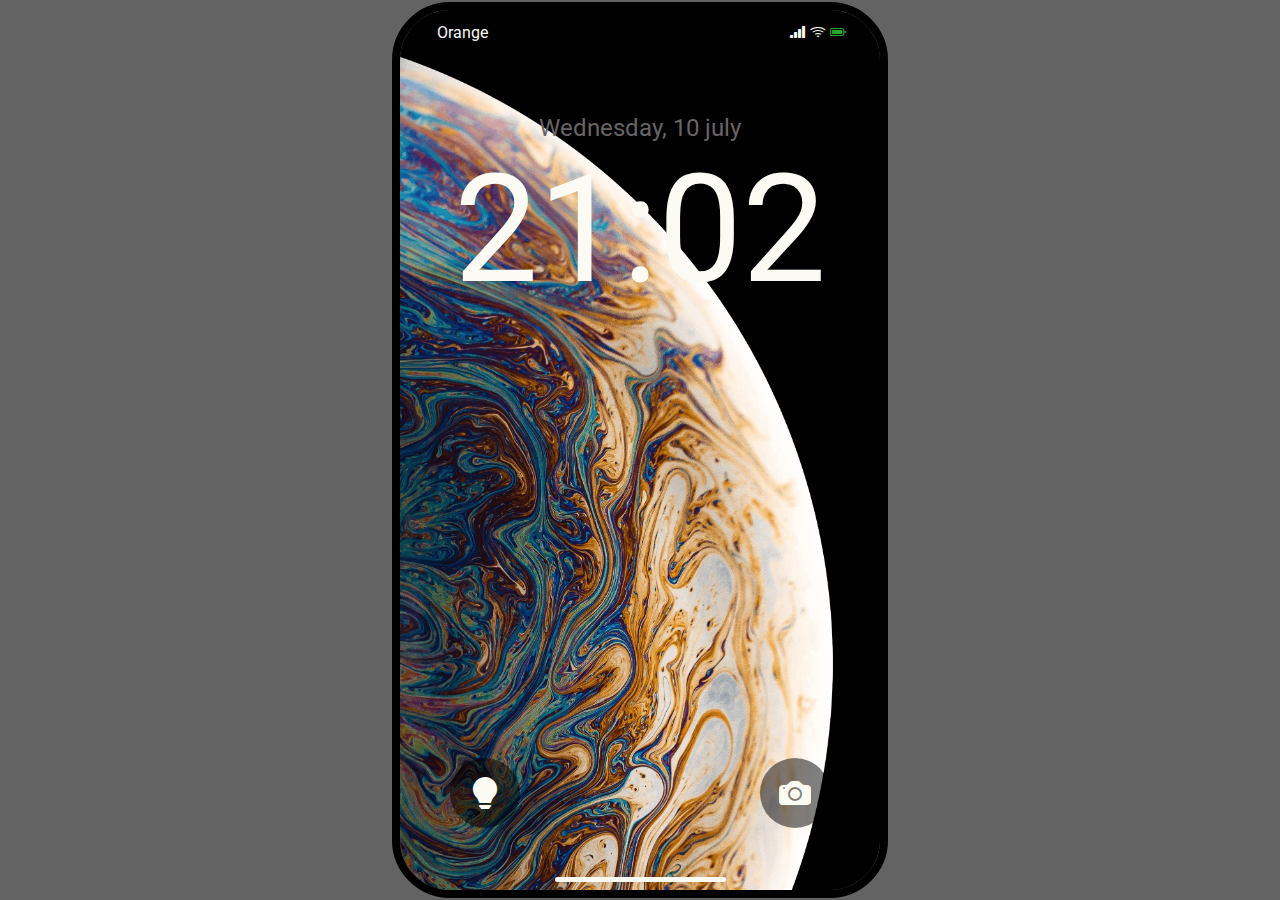
<file: index.html>
<!DOCTYPE html>
<html lang="en">
<head>
    <meta charset="UTF-8">
    <meta name="viewport" content="width=device-width, initial-scale=1.0">
    <link rel="stylesheet" href="https://cdn.jsdelivr.net/npm/bootstrap-icons@1.5.0/font/bootstrap-icons.css">
    <link rel="stylesheet" href="style.css">
    <link href="https://fonts.googleapis.com/css2?family=Roboto:ital,wght@0,100;0,300;0,400;0,500;0,700;0,900;1,100;1,300;1,400;1,500;1,700;1,900&display=swap" rel="stylesheet">
    <title>IPhone</title>
</head>
<body>
    <div class="container">

        <div class="phone">
            
            <header>
                <div class="leftTopCorner">
                    <div class="leftTopCorner-inside">
                        Orange
                    </div>
                </div>

                <div class="speaker">
                </div>

                <div class="controlCenter">
                    <div class="icons">
                        <i class="bi bi-reception-4"></i>
                        <i class="bi bi-wifi"></i>
                        <i class="bi bi-battery-full"></i>
                    </div>
                </div>
            </header>


            <div class="informations">

                <div class="date">
                    Wednesday, 10 july
                </div>

                <div class="currentTime">
                    21:02
                </div>

            </div>

            <div class="userTools">

                <div class="userTools-p"></div>
                <div class="userTools-p"></div>
                <div class="userTools-p"></div>

            </div>

            <div class="notifications">

            </div>

            <div class="bottomSide">
                
                <div class="tools">
                    <div class="light">
                        <i class="bi bi-lightbulb-fill"></i>
                    </div>
                    <div class="camera">
                        <i class="bi bi-camera-fill bi-camera-fill-indexPage"></i>
                    </div>
                </div>

                <div class="openMenu">
                    <a class="line" href="main.html"></a>
                </div>
            </div>




        </div>

    </div>
</body>
</html>
</file>
<file: style.css>
:root{
    --text-color: rgb(252, 251, 243);
    --calculator-defaultButtons: #333333;
    --calculator-mainButtons: #A5A5A5;
    --calculator-signButtons: #FF9F0A;
}

*{
    padding: 0;
    margin: 0;
    box-sizing: border-box;
}

body{
    width: 100vw;
    height: 100vh;
    font-family: "Roboto";
    color: var(--text-color);
    cursor: default;
    user-select: none;
}

.container{
    background-color: rgb(99, 99, 99);
    width: 100%;
    height: 100%;
    display: flex;
    justify-content: center;
    align-items: center;
}

.phone{
    height: 55rem;
    width: 30rem;
    border-radius: 50px;
    outline: 8px solid black;
    overflow: hidden;
    display: flex;
    flex-direction: column;
    background: url('images/wallpapers/wallpaper.png');
    background-size: cover;
}

header{
    width: 100%;
    height: 5%;
    display: flex;
    justify-content: space-evenly;
}

.leftTopCorner, 
.controlCenter{
    height: 100%;
    width: 22.5%;
    position: relative;
    display: flex;
    justify-content: center;
    align-items: center;
}

.leftTopCorner-inside{
    text-decoration: none;
    color: var(--text-color);
    margin-left: 15%;
}

.icons{
    margin-right: 15%;
}

.bi-battery-full{
    color: rgb(41, 165, 47);
}

.speaker{
    width: 55%;
    height: 90%;
    background-color: #000;
    border-radius: 0 0 20px 20px;
}

.informations{
    font-size: 28px;
    height: 30%;
    display: flex;
    flex-direction: column;
    align-items: center;
    justify-content: end;
}

.currentTime{
    font-size: 150px;
}

.userTools{
    height: 10%;
}

.userPopBox{
    height: 75%;
    width: 85%;
    margin-bottom: 6%;
    border-radius: 30px;
    background: linear-gradient(
        160deg,
        rgb(26, 3, 158),
        rgb(23, 93, 197),
        rgba(47, 165, 243, 0.986)
    );
    text-align: center;
    font-size: 12px;
}

.popBox{
    width: 100%;
    height: 100%;
    backdrop-filter: blur(140px);
    border-radius: 30px;
    display: flex;
    flex-direction: column;
    padding: 17px;
}

.weatherRow{
    margin: 3px;
    display: flex;
    justify-content: space-between;
}

.weatherRow:nth-child(3){
    margin-top: 15px;
}

.column{
    display: flex;
    flex-direction: column;
}

.item{
    margin: 3px;
}

.item:nth-child(2),
.item:nth-child(3){
    font-size: 16px;
}

.bi-sun-fill{
    color: rgb(255, 208, 0);
}

.fa-circle{
    transform: scale(.35);
}

.weatherRow:nth-child(1){
    font-size: 19px;
}

.bi-geo-alt-fill{
    font-size: 12px;
    position: absolute;
    transform: translateX(3px);
}

.weatherWarnings{
    display: flex;
    flex-direction: column;
    align-items: end;
}

.temp{
    font-size: 40px;
}

.fa-circle-dot-temp{
    position: absolute;
    right: 310px;
    bottom: 109px;
    transform: scale(.25);
}

.popBoxCall{
    position: relative;
    margin-top: 4px;
}

.notifications{
    height: 40%;
}

.bottomSide{
    padding: 0 50px;
    height: 15%;
    display: flex;
    flex-direction: column;
    justify-content: space-between;
}

.tools{
    display: flex;
    justify-content: space-between;
}

.light, 
.camera{
    height: 70px;
    width: 70px;
    background-color: rgba(0, 0, 0, 0.5);
    border-radius: 50%;
    display: flex;
    justify-content: center;
    align-items: center;
}

.bi-lightbulb-fill,
.bi-camera-fill-indexPage{
    transform: scale(2);
}

.openMenu{
    height: 4%;
    margin-bottom: 8px;
    display: flex;
    justify-content: center;
}

.line{
    background-color: var(--text-color);
    height: 100%;
    width: 45%;
    border-radius: 10px
}

.applications{
    height: 50%;
    display: flex;
    flex-direction: column;
    justify-content: space-evenly;
}

.row{
    height: 80px;
    display: flex;
    margin-top: 5%;
    justify-content: space-evenly;
}

.mainApp{
    text-decoration: none;
    color: #fff;
    height: 80px;
    width: 80px;
    border-radius: 20px;
    display: flex;
    justify-content: center;
    align-items: center;
    cursor: pointer;
}

.mainApp1{
    height: 80px;
    width: 80px;
    border-radius: 20px;
    display: flex;
    justify-content: center;
    align-items: center;
}

.row:nth-child(1) .mainApp:nth-child(1){
    background: linear-gradient(
        rgb(172, 172, 172),
        rgb(138, 138, 138)
    );
}

.row:nth-child(1) .mainApp:nth-child(2){
    background-color: black;
}

.row:nth-child(1) .mainApp:nth-child(3){
    background-color: #fff;
}

.row:nth-child(1) .mainApp:nth-child(4){
    background: linear-gradient(
        rgb(0, 174, 255),
        rgb(0, 132, 255)
    );
}

.row:nth-child(2) .mainApp:nth-child(1){
    background: linear-gradient(
        rgb(197, 197, 197),
        rgb(190, 190, 190)
    );
}

.row:nth-child(2) .mainApp:nth-child(1):after{
    text-decoration: none;
    color: var(--text-color);
    content: "Calculator";
    position: absolute;
    transform: translateY(50px);
    font-size: 13px;
}

.row:nth-child(1) .mainApp:nth-child(1):after{
    content: "Camera";
    position: absolute;
    transform: translateY(50px);
    font-size: 13px;
}

.row:nth-child(1) .mainApp:nth-child(2):after{
    content: "Clock";
    position: absolute;
    transform: translateY(50px);
    font-size: 13px;
}

.row:nth-child(1) .mainApp:nth-child(3):after{
    content: "YouTube";
    position: absolute;
    transform: translateY(50px);
    font-size: 13px;
}

.row:nth-child(1) .mainApp:nth-child(4):after{
    content: "App Store";
    position: absolute;
    transform: translateY(50px);
    font-size: 13px;
}


.bi-calculator-fill{
    color: #000;
}

.bi-camera-fill-mainPage{
    color: black;
}

.bi-youtube{
    margin-top: 7px;
    color: red;
}

.bi-clock-fill,
.bi-camera-fill-mainPage,
.bi-youtube,
.fa-app-store{
    transform: scale(3.5);
}

.calculator-icon{
    transform: scale(.3);
}

.fa-app-store{
    transform: scale(4);
}

.searchButton{
    height: 5%;
    display: flex;
    justify-content: center;
    align-items: center;
}

.search{
    font-size: 11px;
    height: 45%;
    background-color: #000;
    width: 14%;
    display: flex;
    justify-content: space-evenly;
    border-radius: 30px;
    cursor: pointer;
    align-items: center;
    backdrop-filter: blur(20px);
    background-color: rgb(49, 49, 49, 0.2);
}

.quickAppMenu{
    height: 15%;
    display: flex;
    justify-content: center;
}

.quickAppMenu-inside{
    height: 90%;
    width: 95%;
    border-radius: 40px;
    backdrop-filter: blur(20px);
    background-color: rgb(49, 49, 49, 0.2);
    display: flex;
    justify-content: space-around;
    align-items: center;
}

.app{
    height: 80px;
    width: 80px;
    border-radius: 20px;
    display: flex;
    justify-content: center;
    align-items: center;
    cursor: pointer;
}

.app:nth-child(1),
.app:nth-child(2){
    background: linear-gradient(
        rgb(8, 211, 8),
        rgb(86, 214, 1)
    );
}

.app:nth-child(3){
    background: linear-gradient(
        rgb(172, 172, 172),
        rgb(138, 138, 138)
    );
}

.app:nth-child(4){
    background: linear-gradient(
        tomato,
        rgb(241, 120, 99)
    );
}

.bi-telephone-fill,
.bi-chat-fill,
.bi-gear,
.bi-music-note-beamed{
    transform: scale(3.5);
}

.screen{
    width: 100%;
    height: 100%;
    background-color: #0f0f0f;
}

.calcHistory,
.calcScreen{
    height: 15%;
    font-size: 100px;
    display: flex;
    justify-content: end;
    margin-right: 25px;
}

.keyboard{
    color: black;
    height: 60%;
    padding-top: 5px;
    padding-bottom: 50px;
}

.calcRow{
    height: 20%;
    margin-top: 15px;
    display: flex;
    justify-content: space-around;
}

.calcButton{
    height: 100%;
    width: 20%;
    border-radius: 50%;
    display: flex;
    justify-content: center;
    align-items: center;
    background-color: aliceblue;
    font-size: 38px;
    cursor: pointer;
}

.calcRow:nth-child(5) .calcButton:nth-child(1){
    width: 45%;
    border-radius: 50px;
}

.calcRow:nth-child(1) .calcButton{
    background-color: var(--calculator-mainButtons);
}

.calcRow:nth-child(2) .calcButton,
.calcRow:nth-child(3) .calcButton,
.calcRow:nth-child(4) .calcButton,
.calcRow:nth-child(5) .calcButton{
    background-color: var(--calculator-defaultButtons);
    color: #fff;
}

.calcRow:nth-child(1) .calcButton:nth-last-child(1),
.calcRow:nth-child(2) .calcButton:nth-last-child(1),
.calcRow:nth-child(3) .calcButton:nth-last-child(1),
.calcRow:nth-child(4) .calcButton:nth-last-child(1),
.calcRow:nth-child(5) .calcButton:nth-last-child(1){
    background-color: var(--calculator-signButtons);
}

.calcRow:hover .calcButton:hover{
    filter: blur(1px);
    background-color: #686565;
}

.keyboard .openMenu{
    height: 5px;
    margin-top: 8px;
}

.wholeAppstore{
    display: flex;
    justify-content: center;
    flex-direction: column;
    margin: 20px;
}

.title{
    width: 100%;
    display: flex;
    justify-content: space-between;
    align-items: center;
}

.cardTitle{
    font-size: 28px;
    font-family: sans-serif;
    font-weight: 600;
    display: flex;
    align-items: end;
}

.day{
    margin-right: 10px;
}

.date{
    font-size: 24px;
    color:#686565;
}

.userProfile{
    width: 50px;
    height: 50px;
    background: linear-gradient(
        rgb(172, 172, 172),
        rgb(172, 172, 172),
        rgb(97, 97, 97)
    );
    display: flex;
    justify-content: center;
    align-items: center;
    border-radius: 50%;
    cursor: pointer;
}

.card{
    height: 520px;
    width: 100%;
    margin: 20px 0;
    border-radius: 20px;
}

.youtube{
    background: linear-gradient(
        rgb(255, 71, 111),
        rgb(241, 99, 153),
        rgb(255, 181, 209)
    );
}

.cardContent{
    height: 60%;
    display: flex;
}

.bi-star{
    transform: scale(7) rotate(45deg);
    display: flex;
    align-self: center;
    position: relative;
    right: -360px;
    color: rgba(255, 255, 255, 0.5);
}

.bi-hand-thumbs-up{
    position: relative;
    display: flex;
    align-self: center;
    right: -200px;
    top: 90px;
    transform: scale(11) rotate(30deg);
    color: rgba(255, 255, 255, 0.5);
}

.bi-film{
    position: relative;
    display: flex;
    align-self: center;
    right: -50px;
    top: -40px;
    transform: scale(8) rotate(-30deg);
    color: rgba(255, 255, 255, 0.5);
}


.cardDescr{
    height: 20%;
    padding: 0 40px;
    display: flex;
    flex-direction: column;
    font-family: system-ui, -apple-system, BlinkMacSystemFont, 'Segoe UI', Roboto, Oxygen, Ubuntu, Cantarell, 'Open Sans', 'Helvetica Neue', sans-serif;
    font-weight: 700;
    font-size: 28px;
}

.cardDescr h2{
    font-size: 16px;
    font-weight: 400;
    font-family: system-ui, -apple-system, BlinkMacSystemFont, 'Segoe UI', Roboto, Oxygen, Ubuntu, Cantarell, 'Open Sans', 'Helvetica Neue', sans-serif;
}

.openCard{
    height: 20%;
    backdrop-filter: blur(5px);
    background: linear-gradient(
        100deg,
        rgb(221, 112, 154),
        rgb(255, 181, 209)
    );
    border-radius: 0 0 20px 20px;
    display: flex;
    justify-content: space-evenly;
    align-items: center;
    cursor: pointer;
}

.appstore-ad{
    height: 70px;
    width: 70px;
    border-radius: 20px;
    display: flex;
    justify-content: center;
    align-items: center;
    background-color: #fff;
}

.bi-youtube-appstore{
    transform: scale(3);
}

.appstore-description{
    display: flex;
    flex-direction: column;
}

.openButton{
    font-size: 18px;
    font-weight: 600;
    padding: 10px 20px;
    border-radius: 50px;
    background-color: rgba(255,255,255, 0.3);
    backdrop-filter: blur(20px);
}

.card2{
    height: 180px;
    width: 100%;
    border-radius: 20px;
    background-image: url('images/diablo.jpg');
    background-repeat: no-repeat;
    background-size: cover;
    display: flex;
    justify-content: center;
    overflow: hidden;
}

.card2 .cardContent{
    height: 100%;
    width: 100%;
    backdrop-filter: blur(5px);
    border-radius: 20px;
    display: flex;
    justify-content: center;
    align-items: center;
    flex-direction: column;
    cursor: pointer;
}

.card2 .cardContent .image img{
    width: 90px;
    height: 90px;
    border-radius: 15px;
    box-shadow: 0 0 12px black;
}

.card2 .openCard2{
    display: flex;
    flex-direction: column;
}

.card2 .openCard2:after{
    content: "";
    display: block;
    position: absolute;
    width: 100%;
    height: 100%;
    right: 1px;
    background: linear-gradient(
        rgba(0,0,0,0.01),
        rgba(0,0,0,0.4)
    );
}

.card2 .openCard2 h2{
    font-size: 16px;
    font-family: Arial, Helvetica, sans-serif;
}

.ad-description{
    display: flex;
    align-items: center;
}

.ad-description .ad{
    background-color: #78caeb;
    padding: 1px 8px;
    border-radius: 10px;
    margin-right: 5px;
}

.appstore-downloadButton{
    background-color: rgba(255,255,255,0.4);
    padding: 10px 15px;
    border-radius: 20px;
    margin-left: 20px;
}

.card3{
    height: 520px;
    width: 100%;
    margin: 20px 0;
    border-radius: 20px;
}

.appstore .openMenu{
    height: 4px;
}
</file>
